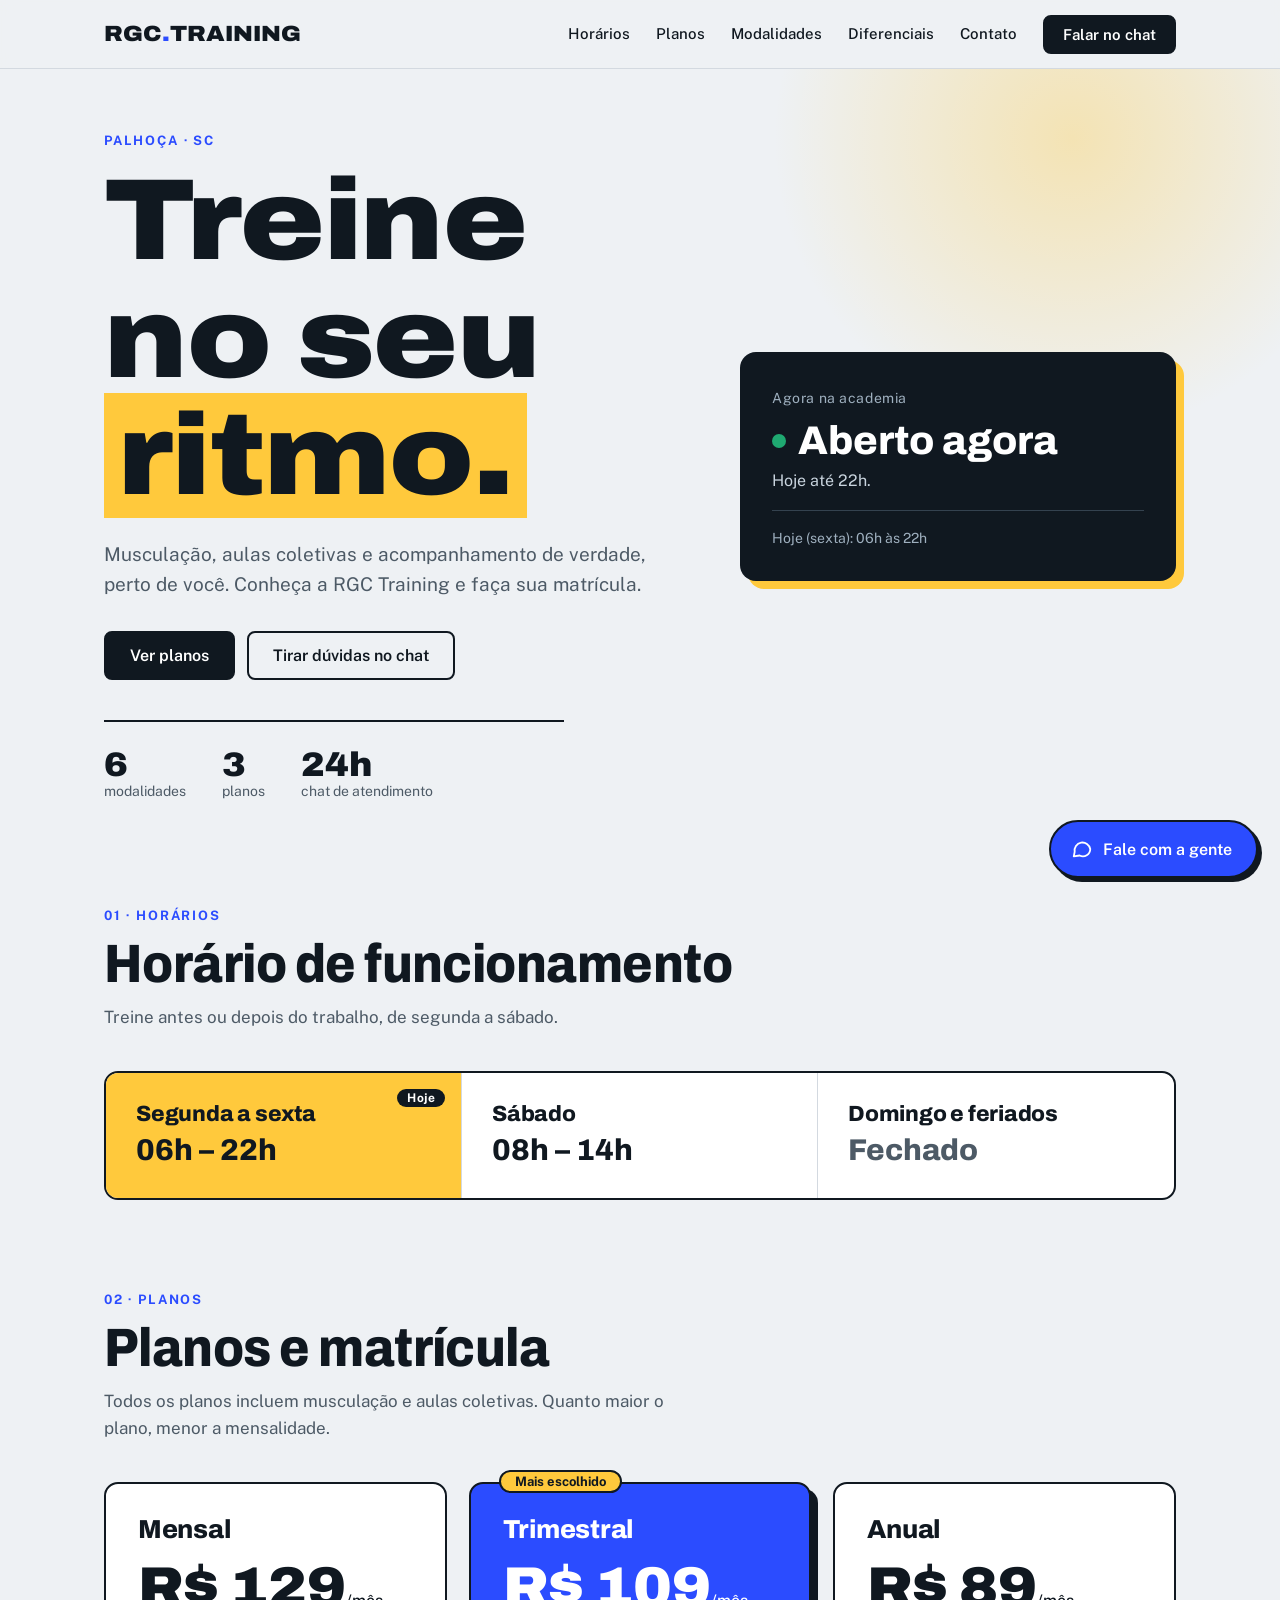
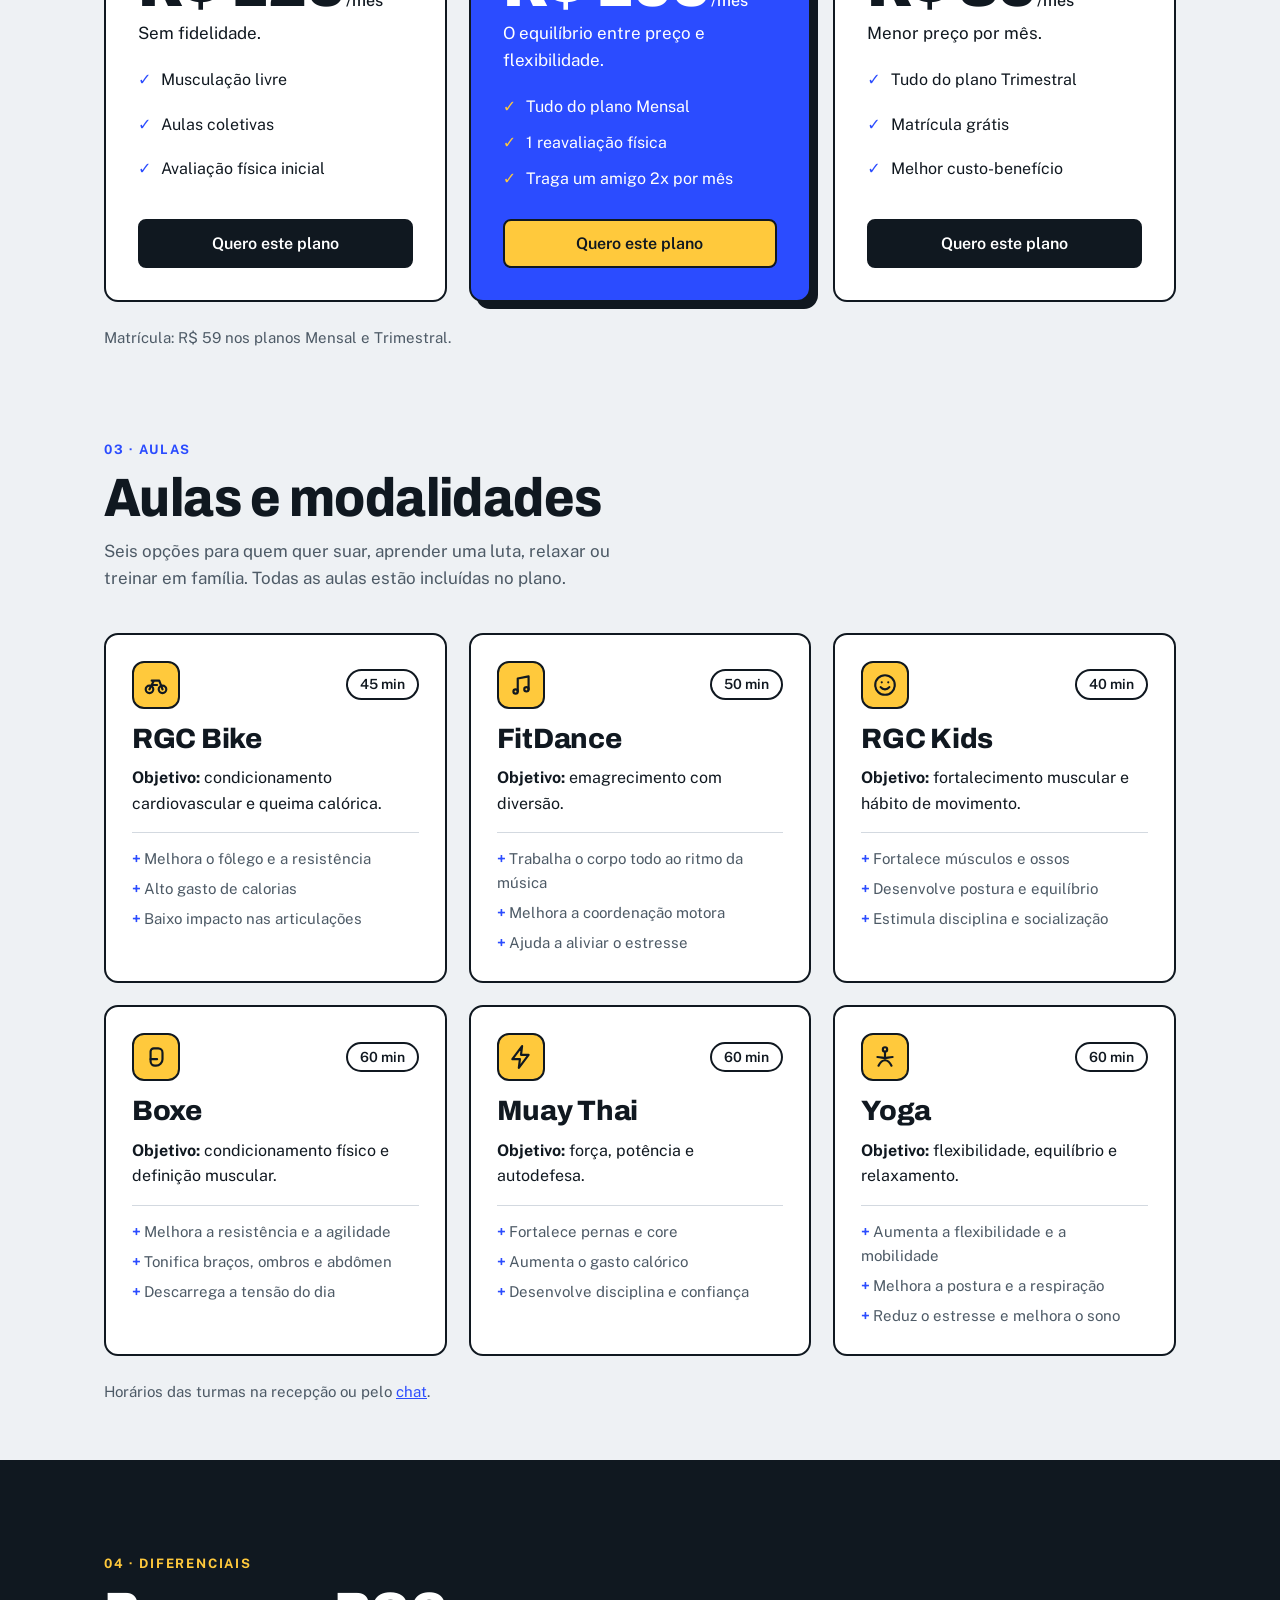
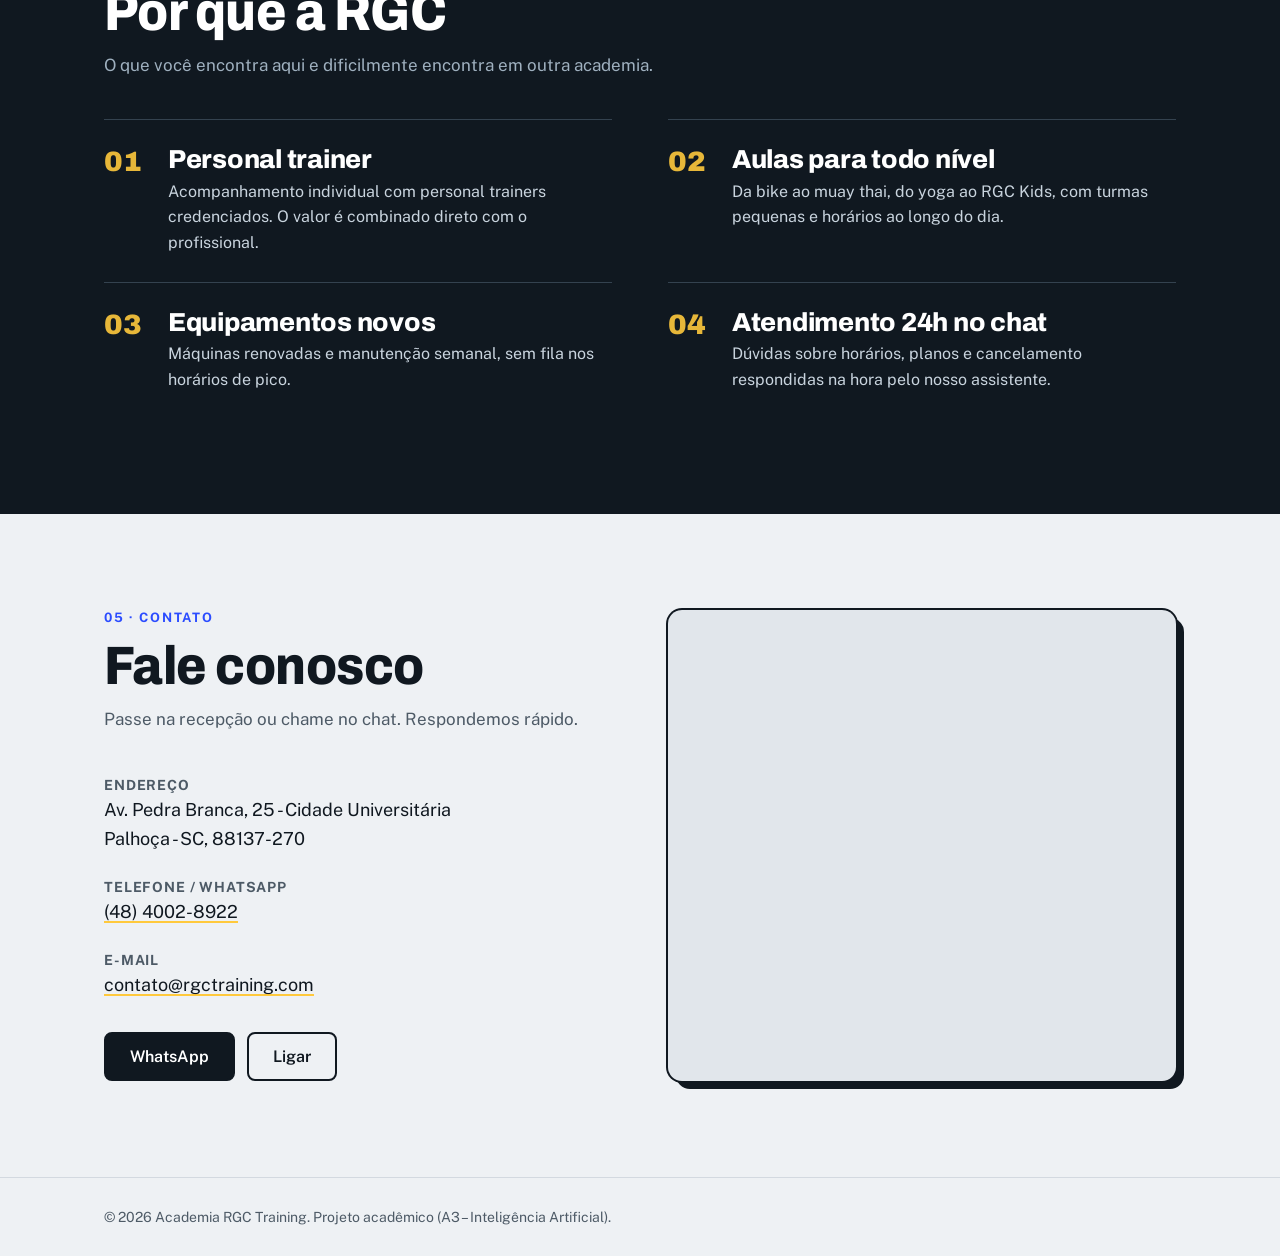
<file: static/index.html>
<!DOCTYPE html>
<html lang="pt-BR">
<head>
<meta charset="UTF-8">
<meta name="viewport" content="width=device-width, initial-scale=1">
<title>Academia RGC Training</title>
<meta name="description" content="Academia RGC Training em Palhoça (SC): musculação, aulas coletivas, personal trainer e atendimento 24h pelo chat.">
<meta name="theme-color" content="#101820">
<link rel="icon" type="image/svg+xml" href="/favicon.svg">
<link rel="preconnect" href="https://fonts.googleapis.com">
<link rel="preconnect" href="https://fonts.gstatic.com" crossorigin>
<link href="https://fonts.googleapis.com/css2?family=Archivo:wdth,wght@62..125,500..900&family=Public+Sans:wght@400;500;600&display=swap" rel="stylesheet">
<link rel="stylesheet" href="css/styles.css">
</head>
<body>

<a class="skip" href="#inicio">Pular para o conteúdo</a>

<header>
 <div class="wrap">
  <a class="logo" href="#inicio">RGC<span>.</span>TRAINING</a>
  <nav id="nav" aria-label="Principal">
   <a href="#horarios">Horários</a><a href="#planos">Planos</a><a href="#modalidades">Modalidades</a>
   <a href="#diferenciais">Diferenciais</a><a href="#contato">Contato</a>
   <button type="button" class="btn nav-cta" data-open-chat>Falar no chat</button>
  </nav>
  <button type="button" id="burger" aria-controls="nav" aria-expanded="false" aria-label="Abrir menu">
   <span></span><span></span><span></span>
  </button>
 </div>
</header>

<main id="inicio">
 <div class="hero">
  <div class="wrap">
   <div class="hero-copy">
    <p class="eyebrow">Palhoça · SC</p>
    <h1>Treine no seu <em>ritmo.</em></h1>
    <p class="hero-text">Musculação, aulas coletivas e acompanhamento de verdade, perto de você. Conheça a RGC Training e faça sua matrícula.</p>
    <div class="cta">
     <a class="btn main" href="#planos">Ver planos</a>
     <button type="button" class="btn ghost" data-open-chat>Tirar dúvidas no chat</button>
    </div>
    <ul class="stats" aria-label="Resumo">
     <li><b>6</b><span>modalidades</span></li>
     <li><b>3</b><span>planos</span></li>
     <li><b>24h</b><span>chat de atendimento</span></li>
    </ul>
   </div>
   <div class="today" id="today" aria-live="polite">
    <small>Agora na academia</small>
    <div class="status"><span class="dot"></span><span id="st">Verificando…</span></div>
    <p id="st2"></p>
    <p class="today-line" id="st3"></p>
   </div>
  </div>
 </div>

 <section id="horarios" class="tight">
  <div class="wrap reveal">
   <p class="kicker">01 · Horários</p>
   <h2>Horário de funcionamento</h2>
   <p class="lead">Treine antes ou depois do trabalho, de segunda a sábado.</p>
   <div class="hours" id="hours"></div>
  </div>
 </section>

 <section id="planos" class="tight">
  <div class="wrap reveal">
   <p class="kicker">02 · Planos</p>
   <h2>Planos e matrícula</h2>
   <p class="lead">Todos os planos incluem musculação e aulas coletivas. Quanto maior o plano, menor a mensalidade.</p>
   <div class="plans">
    <div class="plan">
     <h3>Mensal</h3><div class="price">R$ 129<small>/mês</small></div><p>Sem fidelidade.</p>
     <ul><li>Musculação livre</li><li>Aulas coletivas</li><li>Avaliação física inicial</li></ul>
     <button type="button" class="btn plan-cta" data-ask="Quero saber mais sobre o plano Mensal">Quero este plano</button>
    </div>
    <div class="plan best">
     <span class="ribbon">Mais escolhido</span>
     <h3>Trimestral</h3><div class="price">R$ 109<small>/mês</small></div><p>O equilíbrio entre preço e flexibilidade.</p>
     <ul><li>Tudo do plano Mensal</li><li>1 reavaliação física</li><li>Traga um amigo 2x por mês</li></ul>
     <button type="button" class="btn plan-cta" data-ask="Quero saber mais sobre o plano Trimestral">Quero este plano</button>
    </div>
    <div class="plan">
     <h3>Anual</h3><div class="price">R$ 89<small>/mês</small></div><p>Menor preço por mês.</p>
     <ul><li>Tudo do plano Trimestral</li><li>Matrícula grátis</li><li>Melhor custo-benefício</li></ul>
     <button type="button" class="btn plan-cta" data-ask="Quero saber mais sobre o plano Anual">Quero este plano</button>
    </div>
   </div>
   <p class="note">Matrícula: R$ 59 nos planos Mensal e Trimestral.</p>
  </div>
 </section>

 <section id="modalidades" class="tight">
  <div class="wrap reveal">
   <p class="kicker">03 · Aulas</p>
   <h2>Aulas e modalidades</h2>
   <p class="lead">Seis opções para quem quer suar, aprender uma luta, relaxar ou treinar em família. Todas as aulas estão incluídas no plano.</p>
   <div class="mods">
    <article class="mod">
     <div class="mod-top"><span class="ico" aria-hidden="true"><svg viewBox="0 0 24 24"><circle cx="6" cy="16" r="3.5"/><circle cx="18" cy="16" r="3.5"/><path d="M6 16l4-8h5l3 8M10 8H8M13 12H8"/></svg></span><span class="dur">45 min</span></div>
     <h3>RGC Bike</h3>
     <p class="goal"><b>Objetivo:</b> condicionamento cardiovascular e queima calórica.</p>
     <ul><li>Melhora o fôlego e a resistência</li><li>Alto gasto de calorias</li><li>Baixo impacto nas articulações</li></ul>
    </article>
    <article class="mod">
     <div class="mod-top"><span class="ico" aria-hidden="true"><svg viewBox="0 0 24 24"><path d="M9 18V6l10-2v12"/><circle cx="7" cy="18" r="2"/><circle cx="17" cy="16" r="2"/></svg></span><span class="dur">50 min</span></div>
     <h3>FitDance</h3>
     <p class="goal"><b>Objetivo:</b> emagrecimento com diversão.</p>
     <ul><li>Trabalha o corpo todo ao ritmo da música</li><li>Melhora a coordenação motora</li><li>Ajuda a aliviar o estresse</li></ul>
    </article>
    <article class="mod">
     <div class="mod-top"><span class="ico" aria-hidden="true"><svg viewBox="0 0 24 24"><circle cx="12" cy="12" r="9"/><path d="M8 14s1.5 2 4 2 4-2 4-2M9 9.5h.01M15 9.5h.01"/></svg></span><span class="dur">40 min</span></div>
     <h3>RGC Kids</h3>
     <p class="goal"><b>Objetivo:</b> fortalecimento muscular e hábito de movimento.</p>
     <ul><li>Fortalece músculos e ossos</li><li>Desenvolve postura e equilíbrio</li><li>Estimula disciplina e socialização</li></ul>
    </article>
    <article class="mod">
     <div class="mod-top"><span class="ico" aria-hidden="true"><svg viewBox="0 0 24 24"><path d="M7 11V7a3 3 0 0 1 3-3h4a4 4 0 0 1 4 4v6a6 6 0 0 1-6 6h-1a4 4 0 0 1-4-4z"/><path d="M7 14h6"/></svg></span><span class="dur">60 min</span></div>
     <h3>Boxe</h3>
     <p class="goal"><b>Objetivo:</b> condicionamento físico e definição muscular.</p>
     <ul><li>Melhora a resistência e a agilidade</li><li>Tonifica braços, ombros e abdômen</li><li>Descarrega a tensão do dia</li></ul>
    </article>
    <article class="mod">
     <div class="mod-top"><span class="ico" aria-hidden="true"><svg viewBox="0 0 24 24"><path d="M13 2L4 14h7l-1 8 9-12h-7z"/></svg></span><span class="dur">60 min</span></div>
     <h3>Muay Thai</h3>
     <p class="goal"><b>Objetivo:</b> força, potência e autodefesa.</p>
     <ul><li>Fortalece pernas e core</li><li>Aumenta o gasto calórico</li><li>Desenvolve disciplina e confiança</li></ul>
    </article>
    <article class="mod">
     <div class="mod-top"><span class="ico" aria-hidden="true"><svg viewBox="0 0 24 24"><circle cx="12" cy="5" r="2"/><path d="M12 8v5M6 20c2-4 4-5 6-5s4 1 6 5M5 12c3 0 5 1 7 1s4-1 7-1"/></svg></span><span class="dur">60 min</span></div>
     <h3>Yoga</h3>
     <p class="goal"><b>Objetivo:</b> flexibilidade, equilíbrio e relaxamento.</p>
     <ul><li>Aumenta a flexibilidade e a mobilidade</li><li>Melhora a postura e a respiração</li><li>Reduz o estresse e melhora o sono</li></ul>
    </article>
   </div>
   <p class="note">Horários das turmas na recepção ou pelo <button type="button" class="linklike" data-ask="Qual o horário das aulas?">chat</button>.</p>
  </div>
 </section>

 <section class="diff" id="diferenciais">
  <div class="wrap reveal">
   <p class="kicker">04 · Diferenciais</p>
   <h2>Por que a RGC</h2>
   <p class="lead">O que você encontra aqui e dificilmente encontra em outra academia.</p>
   <div class="diffs">
    <div><span class="num">01</span><h3>Personal trainer</h3><p>Acompanhamento individual com personal trainers credenciados. O valor é combinado direto com o profissional.</p></div>
    <div><span class="num">02</span><h3>Aulas para todo nível</h3><p>Da bike ao muay thai, do yoga ao RGC Kids, com turmas pequenas e horários ao longo do dia.</p></div>
    <div><span class="num">03</span><h3>Equipamentos novos</h3><p>Máquinas renovadas e manutenção semanal, sem fila nos horários de pico.</p></div>
    <div><span class="num">04</span><h3>Atendimento 24h no chat</h3><p>Dúvidas sobre horários, planos e cancelamento respondidas na hora pelo nosso assistente.</p></div>
   </div>
  </div>
 </section>

 <section id="contato">
  <div class="wrap contact reveal">
   <div>
    <p class="kicker">05 · Contato</p>
    <h2>Fale conosco</h2>
    <p class="lead">Passe na recepção ou chame no chat. Respondemos rápido.</p>
    <dl>
     <div><dt>Endereço</dt><dd>Av. Pedra Branca, 25 - Cidade Universitária<br>Palhoça - SC, 88137-270</dd></div>
     <div><dt>Telefone / WhatsApp</dt><dd><a data-contact="phone" href="#">(48) 4002-8922</a></dd></div>
     <div><dt>E-mail</dt><dd><a data-contact="email" href="#">contato@rgctraining.com</a></dd></div>
    </dl>
    <div class="cta">
     <a class="btn main" data-contact="whatsapp" href="#">WhatsApp</a>
     <a class="btn ghost" data-contact="call" href="#">Ligar</a>
    </div>
   </div>
   <iframe class="map" title="Mapa da Academia RGC Training" src="https://www.google.com/maps/embed?pb=!1m18!1m12!1m3!1d3535.0142270348515!2d-48.68415457453569!3d-27.62407602623037!2m3!1f0!2f0!3f0!3m2!1i1024!2i768!4f13.1!3m3!1m2!1s0x9527357862dd53f3%3A0x9e3964377eda962f!2sUniSul%20Pedra%20Branca!5e0!3m2!1spt-BR!2sbr!4v1791201293022!5m2!1spt-BR!2sbr" allowfullscreen loading="lazy" referrerpolicy="no-referrer-when-downgrade"></iframe>
  </div>
 </section>
</main>

<footer><div class="wrap">© <span id="year">2026</span> Academia RGC Training. Projeto acadêmico (A3 – Inteligência Artificial).</div></footer>

<!-- ---------- Chatbot ---------- -->
<button id="fab" type="button" aria-controls="chat" aria-expanded="false">
 <svg width="22" height="22" viewBox="0 0 24 24" fill="none" stroke="currentColor" stroke-width="2" stroke-linecap="round" stroke-linejoin="round" aria-hidden="true"><path d="M21 12a8 8 0 0 1-11.6 7.1L3 20l1-4.9A8 8 0 1 1 21 12z"/></svg>
 <span>Fale com a gente</span>
</button>

<div id="chat" role="dialog" aria-label="Chat de atendimento">
 <div class="ch-head">
  <span class="avatar" aria-hidden="true">R</span>
  <div class="ch-title"><b>Assistente RGC</b><small id="ch-status" class="ch-status on">Online</small></div>
  <button id="new" type="button" aria-label="Nova conversa" title="Nova conversa">
   <svg width="18" height="18" viewBox="0 0 24 24" fill="none" stroke="currentColor" stroke-width="2" stroke-linecap="round" stroke-linejoin="round" aria-hidden="true"><path d="M3 12a9 9 0 1 0 3-6.7L3 8"/><path d="M3 3v5h5"/></svg>
  </button>
  <button id="close" type="button" aria-label="Fechar chat">×</button>
 </div>
 <p id="ch-banner" class="ch-banner" hidden>O atendimento automático está fora do ar. Fale com a equipe pelo telefone ou WhatsApp.</p>
 <div id="msgs" aria-live="polite"></div>
 <form class="ch-form" id="form">
  <div class="field">
   <input id="in" type="text" placeholder="Digite sua dúvida…" autocomplete="off" maxlength="300" aria-label="Mensagem">
   <span id="count" class="count" aria-hidden="true"></span>
  </div>
  <button id="send" type="submit">Enviar</button>
 </form>
</div>

<script src="js/config.js"></script>
<script src="js/schedule.js"></script>
<script src="js/chat.js"></script>
<script src="js/ui.js"></script>
</body>
</html>
</file>
<file: static/css/styles.css>
:root{--bg:#EEF1F4;--ink:#101820;--mute:#4D5A66;--blue:#2B4CFF;--blue-d:#1E3AD6;--sun:#FFC93C;--card:#fff;--line:#D3D9E0;--ok:#1FA971;--bad:#D64545;
--head:'Archivo','Arial Narrow',Arial,sans-serif;--body:'Public Sans',system-ui,sans-serif;
--shadow:4px 4px 0 var(--ink);--ease:cubic-bezier(.2,.7,.2,1)}
*{box-sizing:border-box;margin:0}
html{scroll-behavior:smooth;scroll-padding-top:76px}
html.chat-open{overflow:hidden}
body{font:400 17px/1.6 var(--body);color:var(--ink);background:var(--bg);-webkit-font-smoothing:antialiased}
a{color:inherit}
button{font-family:inherit}
:focus-visible{outline:3px solid var(--blue);outline-offset:3px}
.wrap{max-width:1120px;margin:0 auto;padding:0 24px}
h1,h2,h3{font-family:var(--head);line-height:1.02;letter-spacing:-.01em}
h2{font-size:clamp(34px,5vw,54px);font-weight:800;font-stretch:90%;margin-bottom:12px}
section{padding:96px 0}
section.tight{padding:36px 0 56px}
.lead{color:var(--mute);max-width:56ch;margin-bottom:40px}
.kicker,.eyebrow{font:700 13px var(--body);letter-spacing:.14em;text-transform:uppercase;color:var(--blue);margin-bottom:14px}
.skip{position:absolute;left:-999px;top:8px;background:var(--ink);color:#fff;padding:10px 16px;border-radius:6px;z-index:50}
.skip:focus{left:12px}

/* ---------- Botões ---------- */
.btn{display:inline-flex;align-items:center;justify-content:center;padding:13px 24px;border-radius:8px;border:2px solid var(--ink);background:transparent;color:var(--ink);font:600 16px var(--body);text-decoration:none;cursor:pointer;transition:transform .15s var(--ease),box-shadow .15s var(--ease),background .15s,color .15s}
.btn:hover{transform:translate(-2px,-2px);box-shadow:var(--shadow)}
.btn:active{transform:none;box-shadow:none}
.btn.main{background:var(--ink);color:#fff}
.btn.main:hover{background:var(--blue);border-color:var(--ink)}
.btn.ghost:hover{background:var(--sun)}
.cta{display:flex;flex-wrap:wrap;gap:12px}
.linklike{background:none;border:0;padding:0;font:inherit;color:var(--blue);text-decoration:underline;cursor:pointer}

/* ---------- Cabeçalho ---------- */
header{position:sticky;top:0;z-index:30;background:rgba(238,241,244,.92);backdrop-filter:blur(8px);border-bottom:1px solid var(--line);transition:box-shadow .2s}
header.scrolled{box-shadow:0 6px 20px rgba(16,24,32,.08)}
header .wrap{display:flex;align-items:center;justify-content:space-between;height:68px}
.logo{font:900 22px var(--head);font-stretch:110%;text-decoration:none}
.logo span{color:var(--blue)}
nav{display:flex;align-items:center;gap:26px;font-weight:500;font-size:15px}
nav a{text-decoration:none;position:relative;padding:4px 0}
nav a::after{content:"";position:absolute;left:0;right:0;bottom:-2px;height:2px;background:var(--sun);transform:scaleX(0);transform-origin:left;transition:transform .2s var(--ease)}
nav a:hover::after{transform:scaleX(1)}
.nav-cta{padding:9px 18px;font-size:15px;background:var(--ink);color:#fff}
.nav-cta:hover{background:var(--blue)}
#burger{display:none;width:44px;height:44px;border:2px solid var(--ink);border-radius:8px;background:transparent;cursor:pointer;flex-direction:column;align-items:center;justify-content:center;gap:5px}
#burger span{display:block;width:20px;height:2px;background:var(--ink);transition:transform .2s,opacity .2s}
#burger[aria-expanded="true"] span:nth-child(1){transform:translateY(7px) rotate(45deg)}
#burger[aria-expanded="true"] span:nth-child(2){opacity:0}
#burger[aria-expanded="true"] span:nth-child(3){transform:translateY(-7px) rotate(-45deg)}

/* ---------- Hero ---------- */
.hero{position:relative;padding:64px 0 72px;overflow:hidden}
.hero::before{content:"";position:absolute;right:-8%;top:-30%;width:620px;height:620px;border-radius:50%;background:radial-gradient(circle,rgba(255,201,60,.35),rgba(255,201,60,0) 68%);pointer-events:none}
.hero .wrap{position:relative;display:grid;grid-template-columns:1.35fr 1fr;gap:48px;align-items:center}
.hero h1{font-size:clamp(52px,9vw,116px);font-weight:900;font-stretch:112%}
.hero h1 em{font-style:normal;background:var(--sun);padding:0 .12em;box-decoration-break:clone;-webkit-box-decoration-break:clone}
.hero-text{margin:24px 0 32px;max-width:46ch;color:var(--mute);font-size:19px}
.stats{list-style:none;padding:0;display:flex;gap:36px;margin-top:40px;padding-top:24px;border-top:2px solid var(--ink);max-width:460px}
.stats li{display:flex;flex-direction:column;line-height:1.2}
.stats b{font:900 34px var(--head);font-stretch:105%}
.stats span{font-size:14px;color:var(--mute)}

.today{background:var(--ink);color:#fff;border-radius:16px;padding:32px;box-shadow:8px 8px 0 var(--sun)}
.today small{color:#9FB0BF;font-size:14px;letter-spacing:.04em}
.status{display:flex;align-items:center;gap:12px;font:800 40px var(--head);margin:8px 0 6px}
.dot{width:14px;height:14px;border-radius:50%;background:#7C8A97;flex:none}
.open .dot{background:var(--ok);box-shadow:0 0 0 0 rgba(31,169,113,.6);animation:pulse 2s infinite}
@keyframes pulse{70%{box-shadow:0 0 0 12px rgba(31,169,113,0)}100%{box-shadow:0 0 0 0 rgba(31,169,113,0)}}
.today p{margin:0;color:#C9D4DE;font-size:16px}
.today-line{margin-top:16px!important;padding-top:16px;border-top:1px solid #34424F;font-size:14px!important;color:#9FB0BF!important}

/* ---------- Horários ---------- */
.hours{display:grid;grid-template-columns:repeat(3,1fr);border:2px solid var(--ink);border-radius:14px;background:var(--card);overflow:hidden}
.hour-card{position:relative;padding:30px;border-right:1px solid var(--line);transition:background .2s}
.hour-card:last-child{border:0}
.hour-card.now{background:var(--sun)}
.hour-card.closed b{color:var(--mute)}
.hour-card.now.closed b{color:var(--ink)}
.hour-card h3{font-size:22px;font-weight:800;margin-bottom:8px}
.hour-card b{font:800 30px var(--head)}
.tag{position:absolute;top:16px;right:16px;background:var(--ink);color:#fff;border-radius:20px;padding:2px 10px;font:700 12px var(--body);letter-spacing:.04em}

/* ---------- Planos ---------- */
.plans{display:grid;grid-template-columns:repeat(3,1fr);gap:22px;align-items:stretch}
.plan{position:relative;background:var(--card);border:2px solid var(--ink);border-radius:14px;padding:32px;display:flex;flex-direction:column;transition:transform .2s var(--ease),box-shadow .2s var(--ease)}
.plan:hover{transform:translate(-3px,-3px);box-shadow:7px 7px 0 var(--ink)}
.plan.best{background:var(--blue);color:#fff;border-color:var(--ink);box-shadow:7px 7px 0 var(--ink)}
.plan.best:hover{box-shadow:10px 10px 0 var(--ink)}
.ribbon{position:absolute;top:-14px;left:28px;background:var(--sun);color:var(--ink);border:2px solid var(--ink);border-radius:20px;padding:2px 14px;font:700 13px var(--body)}
.plan h3{font-size:26px;font-weight:800}
.price{font:900 56px var(--head);font-stretch:105%;margin:14px 0 2px}
.price small{font:500 16px var(--body)}
.plan ul{list-style:none;padding:0;margin:20px 0 28px;display:grid;gap:10px;font-size:16px;flex:1}
.plan li{display:flex;gap:10px}
.plan li::before{content:"✓";font-weight:800;color:var(--blue)}
.plan.best li::before{color:var(--sun)}
.plan-cta{width:100%;background:var(--ink);color:#fff}
.plan-cta:hover{background:var(--sun);color:var(--ink)}
.plan.best .plan-cta{background:var(--sun);color:var(--ink)}
.plan.best .plan-cta:hover{background:#fff}
.note{margin-top:24px;color:var(--mute);font-size:15px}

/* ---------- Modalidades ---------- */
.mods{display:grid;grid-template-columns:repeat(3,1fr);gap:22px}
.mod{background:var(--card);border:2px solid var(--ink);border-radius:14px;padding:26px;display:flex;flex-direction:column;transition:transform .2s var(--ease),box-shadow .2s var(--ease)}
.mod:hover{transform:translate(-3px,-3px);box-shadow:7px 7px 0 var(--blue)}
.mod-top{display:flex;justify-content:space-between;align-items:center;gap:12px;margin-bottom:16px}
.ico{display:grid;place-items:center;width:48px;height:48px;border-radius:12px;background:var(--sun);border:2px solid var(--ink)}
.ico svg{width:26px;height:26px;fill:none;stroke:var(--ink);stroke-width:2;stroke-linecap:round;stroke-linejoin:round}
.mod h3{font-size:28px;font-weight:800}
.dur{border:2px solid var(--ink);border-radius:20px;padding:2px 12px;font-weight:600;font-size:14px;white-space:nowrap}
.goal{margin:12px 0 4px;font-size:16px}
.mod ul{list-style:none;padding:0;margin:12px 0 0;display:grid;gap:6px;font-size:15px;color:var(--mute);border-top:1px solid var(--line);padding-top:14px}
.mod li::before{content:"+ ";font-weight:700;color:var(--blue)}

/* ---------- Diferenciais ---------- */
.diff{background:var(--ink);color:#fff}
.diff .kicker{color:var(--sun)}
.diff .lead{color:#9FB0BF}
.diffs{display:grid;grid-template-columns:repeat(2,1fr);gap:0 56px}
.diffs>div{position:relative;padding:26px 0 26px 64px;border-top:1px solid #34424F}
.num{position:absolute;left:0;top:26px;font:900 28px var(--head);color:var(--sun);opacity:.9}
.diffs h3{font-size:26px;font-weight:800;margin-bottom:6px}
.diffs p{color:#C9D4DE;font-size:16px}

/* ---------- Contato ---------- */
.contact{display:grid;grid-template-columns:1fr 1fr;gap:56px}
.contact dl{display:grid;gap:22px;margin-bottom:32px}
.contact dt{font-weight:700;font-size:14px;letter-spacing:.06em;text-transform:uppercase;color:var(--mute)}
.contact dd{font-size:18px}
.contact dd a{text-decoration-color:var(--sun);text-decoration-thickness:2px;text-underline-offset:3px}
.map{display:block;width:100%;height:100%;min-height:380px;border:0;border-radius:14px;box-shadow:0 0 0 2px var(--ink),8px 8px 0 var(--ink);background:#E1E6EB}
footer{padding:28px 0;border-top:1px solid var(--line);color:var(--mute);font-size:14px}

/* ---------- Revelar ao rolar ---------- */
.js-reveal .reveal{opacity:0;transform:translateY(22px);transition:opacity .6s var(--ease),transform .6s var(--ease)}
.js-reveal .reveal.in{opacity:1;transform:none}

/* ---------- Chatbot ---------- */
#fab{position:fixed;right:22px;bottom:22px;z-index:40;height:58px;padding:0 24px 0 20px;border-radius:30px;border:2px solid var(--ink);background:var(--blue);color:#fff;font:600 16px var(--body);display:flex;align-items:center;gap:10px;cursor:pointer;box-shadow:4px 4px 0 var(--ink);transition:transform .15s var(--ease),box-shadow .15s var(--ease),background .15s}
#fab:hover{background:var(--blue-d);transform:translate(-2px,-2px);box-shadow:6px 6px 0 var(--ink)}
#chat{position:fixed;right:22px;bottom:96px;z-index:40;width:380px;max-width:calc(100vw - 32px);height:560px;max-height:calc(100dvh - 120px);background:var(--card);border:2px solid var(--ink);border-radius:18px;display:none;flex-direction:column;overflow:hidden;box-shadow:8px 8px 0 var(--ink)}
#chat.show{display:flex;animation:pop .22s var(--ease)}
@keyframes pop{from{opacity:0;transform:translateY(14px) scale(.98)}}
.ch-head{background:var(--ink);color:#fff;padding:14px 12px 14px 16px;display:flex;align-items:center;gap:12px}
.avatar{display:grid;place-items:center;width:40px;height:40px;border-radius:50%;background:var(--sun);color:var(--ink);font:900 20px var(--head);flex:none}
.ch-title{flex:1;min-width:0}
.ch-title b{display:block;font:800 18px var(--head);line-height:1.1}
.ch-status{display:flex;align-items:center;gap:6px;color:#9FB0BF;font-size:13px;margin-top:2px}
.ch-status::before{content:"";width:8px;height:8px;border-radius:50%;background:#7C8A97}
.ch-status.on::before{background:var(--ok)}
.ch-status.off::before{background:var(--bad)}
.ch-status.mock::before{background:var(--sun)}
.ch-head button{width:36px;height:36px;display:grid;place-items:center;background:none;border:0;border-radius:8px;color:#fff;font-size:26px;cursor:pointer;line-height:1}
.ch-head button:hover{background:rgba(255,255,255,.12)}
.ch-banner{background:#FDECEC;color:#7A1F1F;padding:10px 16px;font-size:14px;line-height:1.4;border-bottom:1px solid #E5A3A3}
#msgs{flex:1;overflow-y:auto;padding:16px;display:flex;flex-direction:column;gap:10px;background:var(--bg);scroll-behavior:smooth}
.m{max-width:86%;padding:10px 14px;border-radius:16px;font-size:15px;line-height:1.5;white-space:pre-wrap;overflow-wrap:anywhere;animation:in .25s var(--ease)}
@keyframes in{from{opacity:0;transform:translateY(8px)}}
.m a{color:inherit;text-decoration-thickness:2px;text-underline-offset:2px}
.m.bot a{color:var(--blue)}
.m.bot{background:var(--card);border:1px solid var(--line);align-self:flex-start;border-bottom-left-radius:4px}
.m.me{background:var(--blue);color:#fff;align-self:flex-end;border-bottom-right-radius:4px}
.m.fb{border-color:var(--sun);border-width:2px}
.m.err{background:#FDECEC;border-color:#E5A3A3}
.m.typing{display:flex;gap:5px;padding:14px 16px}
.typing i{width:8px;height:8px;border-radius:50%;background:var(--mute);opacity:.4;animation:bounce 1.1s infinite}
.typing i:nth-child(2){animation-delay:.15s}
.typing i:nth-child(3){animation-delay:.3s}
@keyframes bounce{30%{transform:translateY(-5px);opacity:1}}
.chips{display:flex;flex-wrap:wrap;gap:8px}
.chips button{border:1.5px solid var(--ink);background:var(--card);border-radius:20px;padding:6px 13px;font:500 14px var(--body);cursor:pointer;transition:background .15s,color .15s}
.chips button:hover{background:var(--ink);color:#fff}
.actions{display:flex;flex-wrap:wrap;gap:8px}
.act{display:inline-flex;align-items:center;padding:8px 14px;border:2px solid var(--ink);border-radius:8px;background:var(--card);font:600 14px var(--body);text-decoration:none}
.act:hover{background:var(--sun)}
.act.wa{background:var(--ink);color:#fff}
.act.wa:hover{background:var(--blue)}
.retry{align-self:flex-start;border:2px solid var(--ink);background:var(--card);border-radius:8px;padding:7px 14px;font:600 14px var(--body);cursor:pointer}
.retry:hover{background:var(--sun)}
.ch-form{display:flex;gap:8px;padding:12px;border-top:1px solid var(--line);background:var(--card)}
.field{position:relative;flex:1;min-width:0}
.ch-form input{width:100%;border:2px solid var(--line);border-radius:10px;padding:11px 12px;font:400 16px var(--body);color:var(--ink)}
.ch-form input:focus{border-color:var(--blue);outline:0}
.count{position:absolute;right:10px;top:-18px;font-size:12px;color:var(--mute);background:var(--card);padding:0 4px}
.ch-form button{border:0;background:var(--ink);color:#fff;border-radius:10px;padding:0 18px;font:600 15px var(--body);cursor:pointer;transition:background .15s}
.ch-form button:hover:not(:disabled){background:var(--blue)}
.ch-form button:disabled{opacity:.5;cursor:default}
.meta{display:block;margin-top:6px;font-size:12px;color:var(--mute);font-family:ui-monospace,Consolas,monospace}

/* ---------- Responsivo ---------- */
@media(max-width:860px){
 #burger{display:flex}
 nav{position:absolute;left:0;right:0;top:68px;flex-direction:column;align-items:stretch;gap:0;background:var(--bg);border-bottom:1px solid var(--line);padding:8px 24px 20px;display:none;box-shadow:0 14px 24px rgba(16,24,32,.1)}
 nav.open{display:flex;animation:in .2s var(--ease)}
 nav a{padding:14px 0;font-size:18px;border-bottom:1px solid var(--line)}
 nav a::after{display:none}
 .nav-cta{margin-top:16px;padding:14px}
 .hero{padding:40px 0 56px}
 .hero .wrap,.contact{grid-template-columns:1fr}
 .hours,.plans,.diffs,.mods{grid-template-columns:1fr}
 .hour-card{border-right:0;border-bottom:1px solid var(--line)}
 .plans{gap:28px}
 section{padding:64px 0}
 section.tight{padding:24px 0 40px}
 .contact{gap:36px}
}
@media(max-width:600px){
 body{font-size:16px}
 .stats{gap:24px}
 .today{box-shadow:5px 5px 0 var(--sun)}
 .status{font-size:34px}
 .btn{flex:1 1 auto}
 #fab span{display:none}
 #fab{width:58px;padding:0;justify-content:center}
 html.chat-open #fab{display:none}
 #chat{inset:0;width:auto;max-width:none;height:100dvh;max-height:none;border:0;border-radius:0;box-shadow:none}
 .m{max-width:90%}
}
@media(prefers-reduced-motion:reduce){*,*::before,*::after{animation:none!important;transition:none!important;scroll-behavior:auto!important}}
@media print{.js-reveal .reveal{opacity:1!important;transform:none!important}#fab,#chat,header{display:none!important}}
</file>
